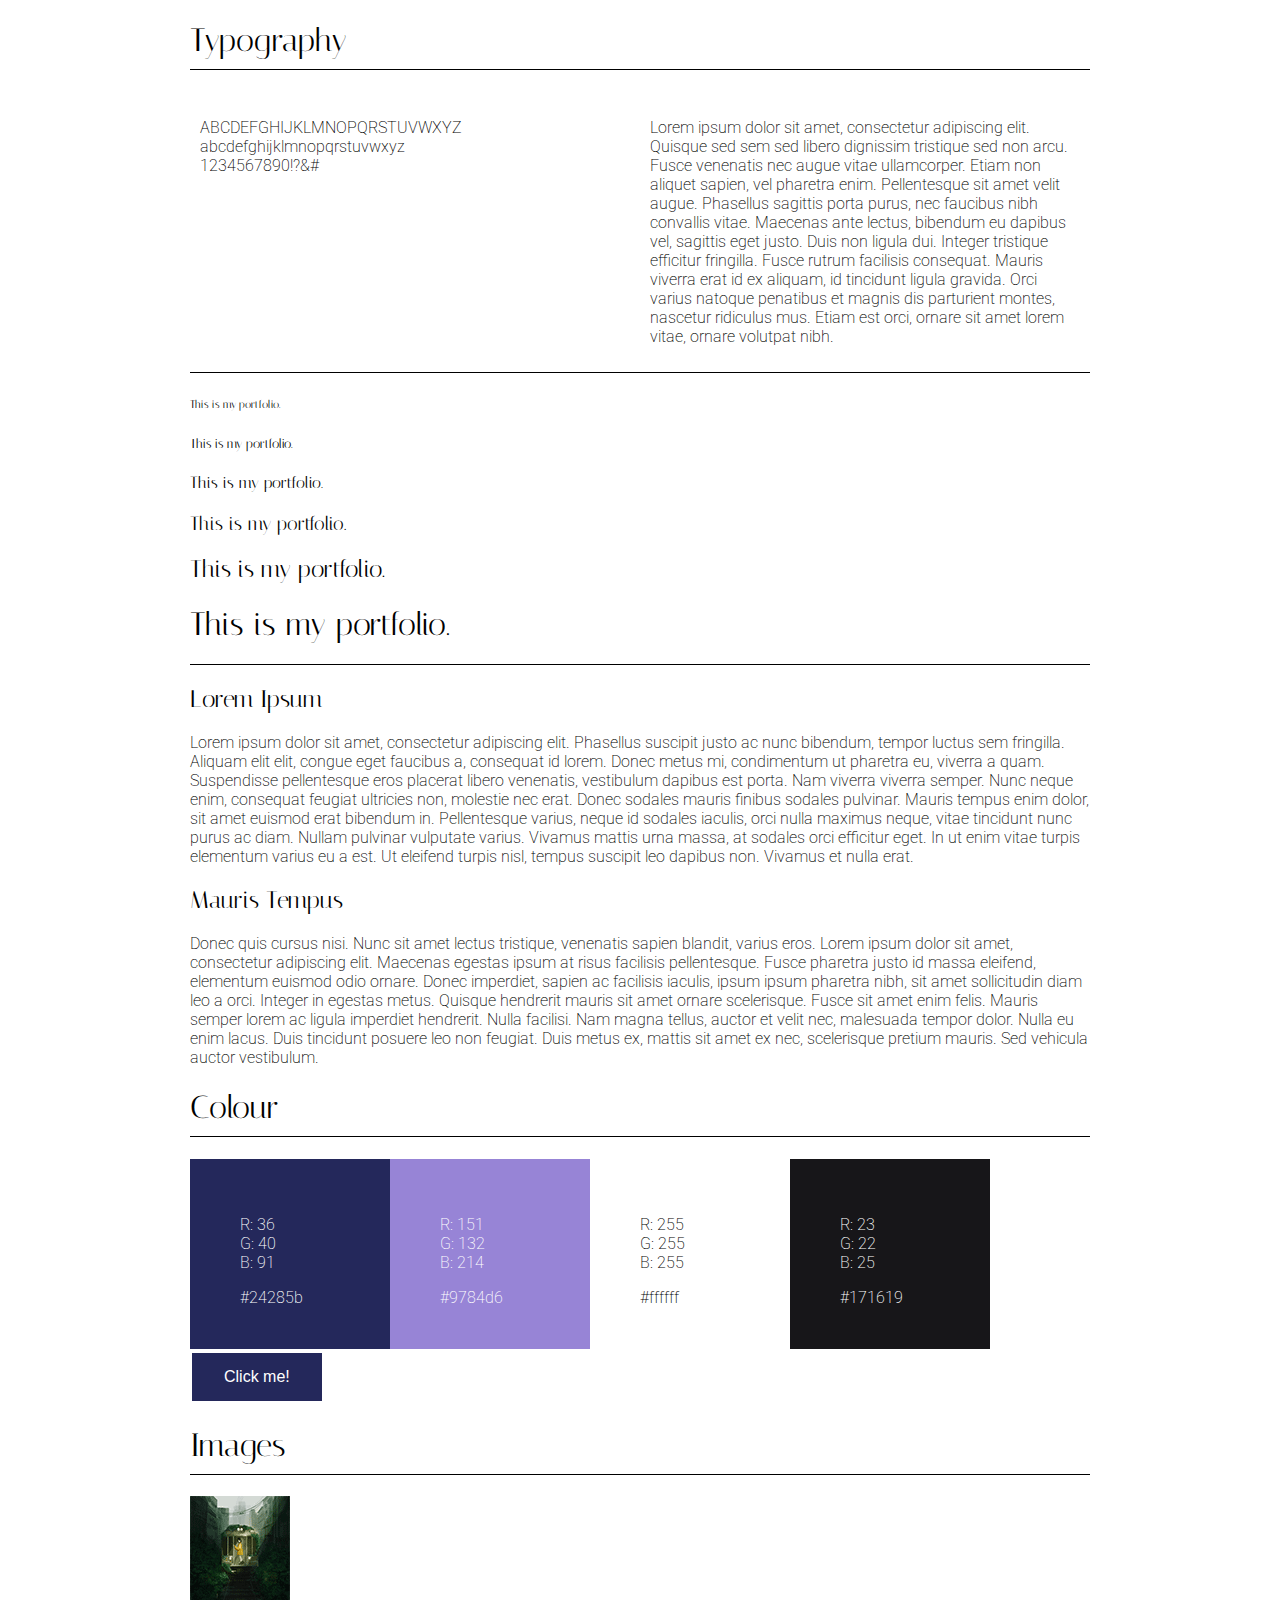
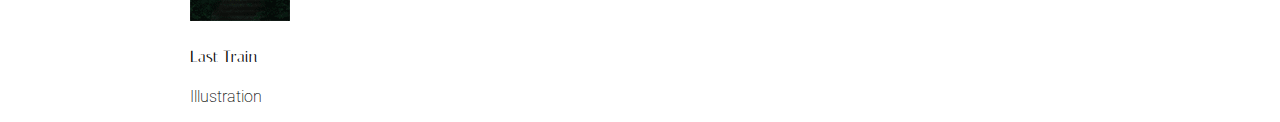
<file: index.html>
<!doctype html>
<html>
<head>
<meta charset="UTF-8">
<title>Maja Kostrzewska | Style Guide</title>
<link href="style_guide/css/main.css" rel="stylesheet" type="text/css">
</head>

<body>
	
	<header>
		<!--masthead logo navigation-->
	</header>
	
	<main>
		<!--all style content-->
		
		<section>
			<h1 class="underline">Typography</h1>
            <div class="outer_wrapper">
              <div class="inner">
                <p>
                  ABCDEFGHIJKLMNOPQRSTUVWXYZ <br/>
                  abcdefghijklmnopqrstuvwxyz <br/>
                  1234567890!?&#
                  </p>
                </div>
              <div class="inner">
                <p>
                  Lorem ipsum dolor sit amet, consectetur adipiscing elit. Quisque sed sem sed libero dignissim tristique sed non arcu. Fusce venenatis nec augue vitae ullamcorper. Etiam non aliquet sapien, vel pharetra enim. Pellentesque sit amet velit augue. Phasellus sagittis porta purus, nec faucibus nibh convallis vitae. Maecenas ante lectus, bibendum eu dapibus vel, sagittis eget justo. Duis non ligula dui. Integer tristique efficitur fringilla. Fusce rutrum facilisis consequat. Mauris viverra erat id ex aliquam, id tincidunt ligula gravida. Orci varius natoque penatibus et magnis dis parturient montes, nascetur ridiculus mus. Etiam est orci, ornare sit amet lorem vitae, ornare volutpat nibh.
                  </p>
                </div>
            </div>
			
			<div class="headings">
				<h6>This is my portfolio.</h6>
				<h5>This is my portfolio.</h5>
				<h4>This is my portfolio.</h4>
				<h3>This is my portfolio.</h3>
				<h2>This is my portfolio.</h2>
				<h1>This is my portfolio.</h1>
			</div>
			
			<div>
				<h2>Lorem Ipsum</h2>
				
				<p>Lorem ipsum dolor sit amet, consectetur adipiscing elit. Phasellus suscipit justo ac nunc bibendum, tempor luctus sem fringilla. Aliquam elit elit, congue eget faucibus a, consequat id lorem. Donec metus mi, condimentum ut pharetra eu, viverra a quam. Suspendisse pellentesque eros placerat libero venenatis, vestibulum dapibus est porta. Nam viverra viverra semper. Nunc neque enim, consequat feugiat ultricies non, molestie nec erat. Donec sodales mauris finibus sodales pulvinar. Mauris tempus enim dolor, sit amet euismod erat bibendum in. Pellentesque varius, neque id sodales iaculis, orci nulla maximus neque, vitae tincidunt nunc purus ac diam. Nullam pulvinar vulputate varius. Vivamus mattis urna massa, at sodales orci efficitur eget. In ut enim vitae turpis elementum varius eu a est. Ut eleifend turpis nisl, tempus suscipit leo dapibus non. Vivamus et nulla erat.
				</p>
				
				<h2>Mauris Tempus</h2>
				
				<p>Donec quis cursus nisi. Nunc sit amet lectus tristique, venenatis sapien blandit, varius eros. Lorem ipsum dolor sit amet, consectetur adipiscing elit. Maecenas egestas ipsum at risus facilisis pellentesque. Fusce pharetra justo id massa eleifend, elementum euismod odio ornare. Donec imperdiet, sapien ac facilisis iaculis, ipsum ipsum pharetra nibh, sit amet sollicitudin diam leo a orci. Integer in egestas metus. Quisque hendrerit mauris sit amet ornare scelerisque. Fusce sit amet enim felis. Mauris semper lorem ac ligula imperdiet hendrerit. Nulla facilisi. Nam magna tellus, auctor et velit nec, malesuada tempor dolor. Nulla eu enim lacus. Duis tincidunt posuere leo non feugiat. Duis metus ex, mattis sit amet ex nec, scelerisque pretium mauris. Sed vehicula auctor vestibulum.
				</p>
				
			</div>
			
		</section>		
		
		<section>
			<h1 class="underline">Colour</h1>
            <div class="palette">
				
				<div class="dark_purple">
					<p class="white_text">
					  R: 36<br/>
					  G: 40<br/>
					  B: 91
				  </p>
				  <p class="white_text">#24285b</p>
				</div>
				
              <div class="light_purple">
				  <p>
					  R: 151<br/>
					  G: 132<br/>
					  B: 214
				  </p>
				  <p>#9784d6</p>
                </div>
   
				  <div class="white_palette">
				  <p>
					  R: 255<br/>
					  G: 255<br/>
					  B: 255
				  </p>
				  <p>#ffffff</p>
                </div>
				
				<div class="dark_grey">
				  <p>
					  R: 23<br/>
					  G: 22<br/>
					  B: 25
				  </p>
				  <p>#171619</p>
                </div>
				  
            </div>
				
			<button class="button">Click me!</button>
			
		</section>
		
				<section>
			<h1 class="underline">Images</h1>
            
				<div class="card">
  					<img src="/style_guide/img/train.png" alt="train">
  						<div class="container">
    						<h4>Last Train</h4>
    						<p>Illustration</p>
 						</div>
				</div>
					
					
					
		</section>
		
		
		
	</main>
	
	<footer>
		<!--any contact info-->
	</footer>
	
	
</body>
</html>
</file>
<file: style_guide/css/main.css>
/* CSS Document */
@import url('https://fonts.googleapis.com/css2?family=Italiana&family=Roboto:ital,wght@0,100..900;1,100..900&display=swap');

/*
.italiana-regular {
  font-family: "Italiana", sans-serif;
  font-weight: 400;
  font-style: normal;
}
*/

/*
.roboto-<uniquifier> {
  font-family: "Roboto", sans-serif;
  font-optical-sizing: auto;
  font-weight: <weight>;
  font-style: normal;
  font-variation-settings:
    "wdth" 100;
}
*/

main {
	width: 900px;
	margin: 0 auto;
/*	border: 1px solid black;*/
	
}
 
h1, h2, h3, h4, h5, h6 {
  font-family: "Italiana", sans-serif;
  font-weight: 400;
  font-style: normal;
}

.underline {
	border-bottom: 1px solid black;
	padding-bottom: 10px;
}

p {
  font-family: "Roboto", sans-serif;
  font-optical-sizing: auto;
  font-weight: 200;
  font-style: normal;
  font-variation-settings:
    "wdth" 100;
}

.outer_wrapper{
	display: flex;
}

.inner{
	width: 50%;
	padding: 10px;
}

.headings {
	border-top: 1px solid black;
/*	padding-top: 10px;*/
	border-bottom: 1px solid black;
/*	padding-bottom: 10px;*/
}

.palette{
	display: flex;
}

.dark_purple{
	background-color: #24285B;
	color: white;
	padding: 40px 50px 50px 50px;
	height: 100px;
	width: 100px;
}

.light_purple{
	background-color: #9784D6;
	color: white;
	padding: 40px 50px 50px 50px;
	height: 100px;
	width: 100px;
}

.white_palette{
	background-color: #FFFFFF;
	color: black;
	padding: 40px 50px 50px 50px;
	height: 100px;
	width: 100px;
}

.dark_grey{
	background-color: #171619;
	color: white;
	padding: 40px 50px 50px 50px;
	height: 100px;
	width: 100px;
}

.button {
  background-color: #24285B; /* Green */
  border: none;
  color: white;
  padding: 15px 32px;
  text-align: center;
  text-decoration: none;
  display: inline-block;
  font-size: 16px;
  margin: 4px 2px;
  cursor: pointer;
}


.card{
	width:100px ;
}

.container{
	width: 100px;
}
</file>
